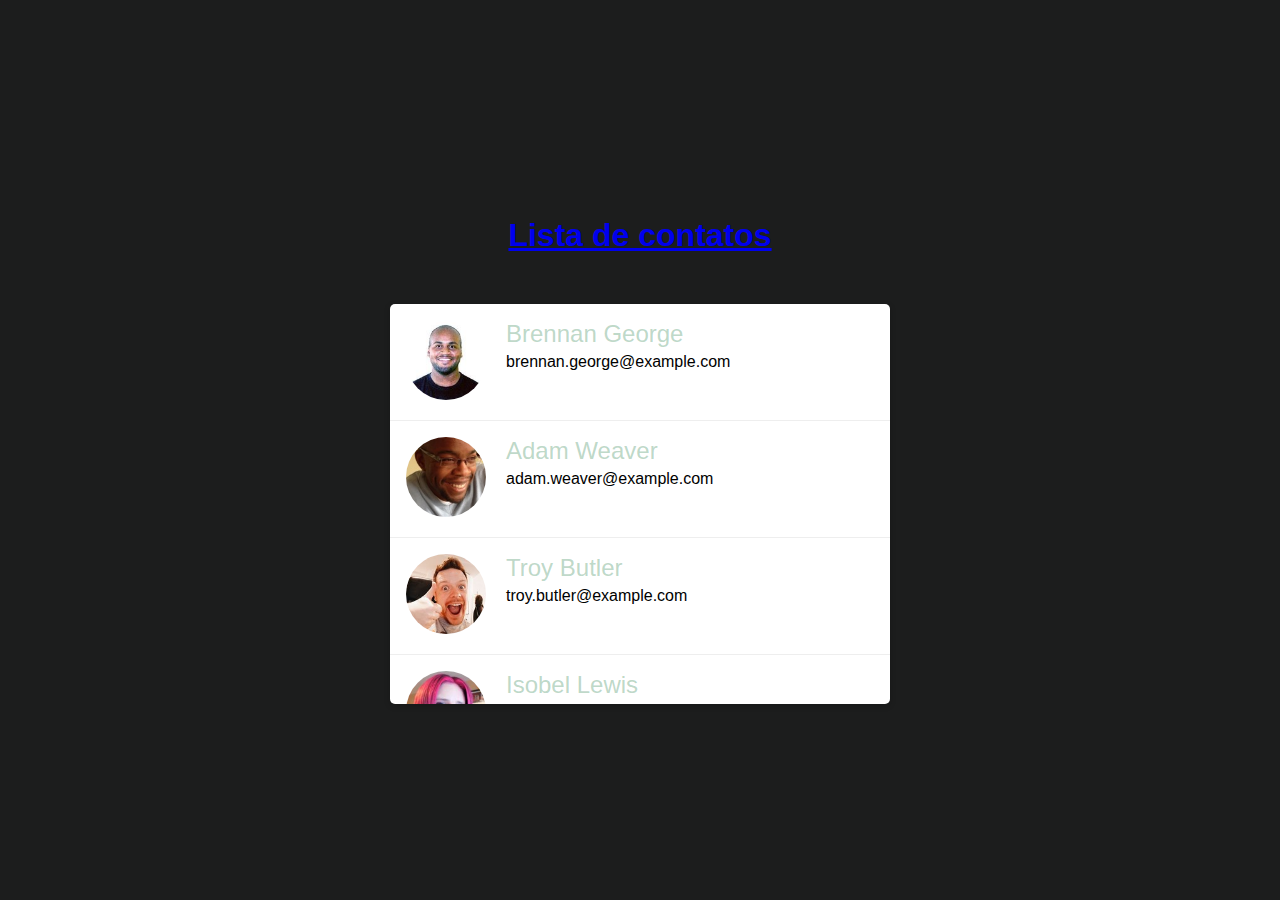
<file: index.html>
<!DOCTYPE html>
<html lang="pt-br">
<!-- todas as fotos e email's retirados de: https://randomuser.me -->
<head>
    <meta charset="UTF-8">
    <meta http-equiv="X-UA-Compatible" content="IE=edge">
    <meta name="viewport" content="width=device-width, initial-scale=1.0">
    <title>Document</title>
    <link rel="stylesheet" href="index.css">

</head>

<body>
    <h1 class="main-title"><a href="pagina2.html">Lista de contatos</a></h1>

    <div class="list-wrapper">

        <ul class="lista">
            <li class="list-item">
                <div class="list-item__imagem">
                    <img src="imagens/1.jpg" alt="Brennan George">
                </div>

                <div class="list-item__content">
                    <p class="list-item__name">
                        Brennan George
                    </p>
                    <p class="list-item__email">brennan.george@example.com</p>
                </div>
                <div class="list-item__action">
                    <a href="#"> <img src="imagens/delete.png" alt="delete"></a>
                    <a href="#"> <img src="imagens/edit.png" alt="editar"></a> 
                </div>
            </li>
            <li class="list-item">
                <div class="list-item__imagem">
                    <img src="imagens/2.jpg" alt="Adam Weaver">
                </div>

                <div class="list-item__content">
                    <p class="list-item__name">
                        Adam Weaver
                    </p>
                    <p class="list-item__email">adam.weaver@example.com</p>
                </div>
                <div class="list-item__action">
                    <a href="#"> <img src="imagens/delete.png" alt="delete"></a>
                    <a href="#"> <img src="imagens/edit.png" alt="editar"></a> 
                </div>
            </li>
            <li class="list-item">
                <div class="list-item__imagem">
                    <img src="imagens/3.jpg" alt="Troy Butler">
                </div>

                <div class="list-item__content">
                    <p class="list-item__name">
                        Troy Butler
                    </p>
                    <p class="list-item__email">troy.butler@example.com</p>
                </div>
                <div class="list-item__action">
                    <a href="#"> <img src="imagens/delete.png" alt="delete"></a>
                    <a href="#"> <img src="imagens/edit.png" alt="editar"></a> 
                </div>
            </li>
            <li class="list-item">
                <div class="list-item__imagem">
                    <img src="imagens/4.jpg" alt="Isobel Lewis">
                </div>

                <div class="list-item__content">
                    <p class="list-item__name">
                        Isobel Lewis
                    </p>
                    <p class="list-item__email">isobel.lewis@example.com</p>
                </div>
                <div class="list-item__action">
                    <a href="#"> <img src="imagens/delete.png" alt="delete"></a>
                    <a href="#"> <img src="imagens/edit.png" alt="editar"></a> 
                </div>
            </li>
            <li class="list-item">
                <div class="list-item__imagem">
                    <img src="imagens/5.jpg" alt="Lisa Garcia">
                </div>

                <div class="list-item__content">
                    <p class="list-item__name">
                        Lisa Garcia
                    </p>
                    <p class="list-item__email">lisa.garcia@example.com</p>
                </div>
                <div class="list-item__action">
                    <a href="#"> <img src="imagens/delete.png" alt="delete"></a>
                    <a href="#"> <img src="imagens/edit.png" alt="editar"></a> 
                </div>
            </li>
            <li class="list-item">
                <div class="list-item__imagem">
                    <img src="imagens/6.jpg" alt="Carolyn Silva">
                </div>

                <div class="list-item__content">
                    <p class="list-item__name">
                        Carolyn Silva
                    </p>
                    <p class="list-item__email">carolyn.silva@example.com</p>
                </div>
                <div class="list-item__action">
                    <a href="#"> <img src="imagens/delete.png" alt="delete"></a>
                    <a href="#"> <img src="imagens/edit.png" alt="editar"></a> 
                </div>
            </li>
            <li class="list-item">
                <div class="list-item__imagem">
                    <img src="imagens/20.jpg" alt="Margie Thompson">
                </div>

                <div class="list-item__content">
                    <p class="list-item__name">
                        Margie Thompson
                    </p>
                    <p class="list-item__email">margie.thompson@example.com</p>
                </div>
                <div class="list-item__action">
                    <a href="#"> <img src="imagens/delete.png" alt="delete"></a>
                    <a href="#"> <img src="imagens/edit.png" alt="editar"></a> 
                </div>
            </li>
        </ul>
    </div>
    

</body>

</html>
</file>
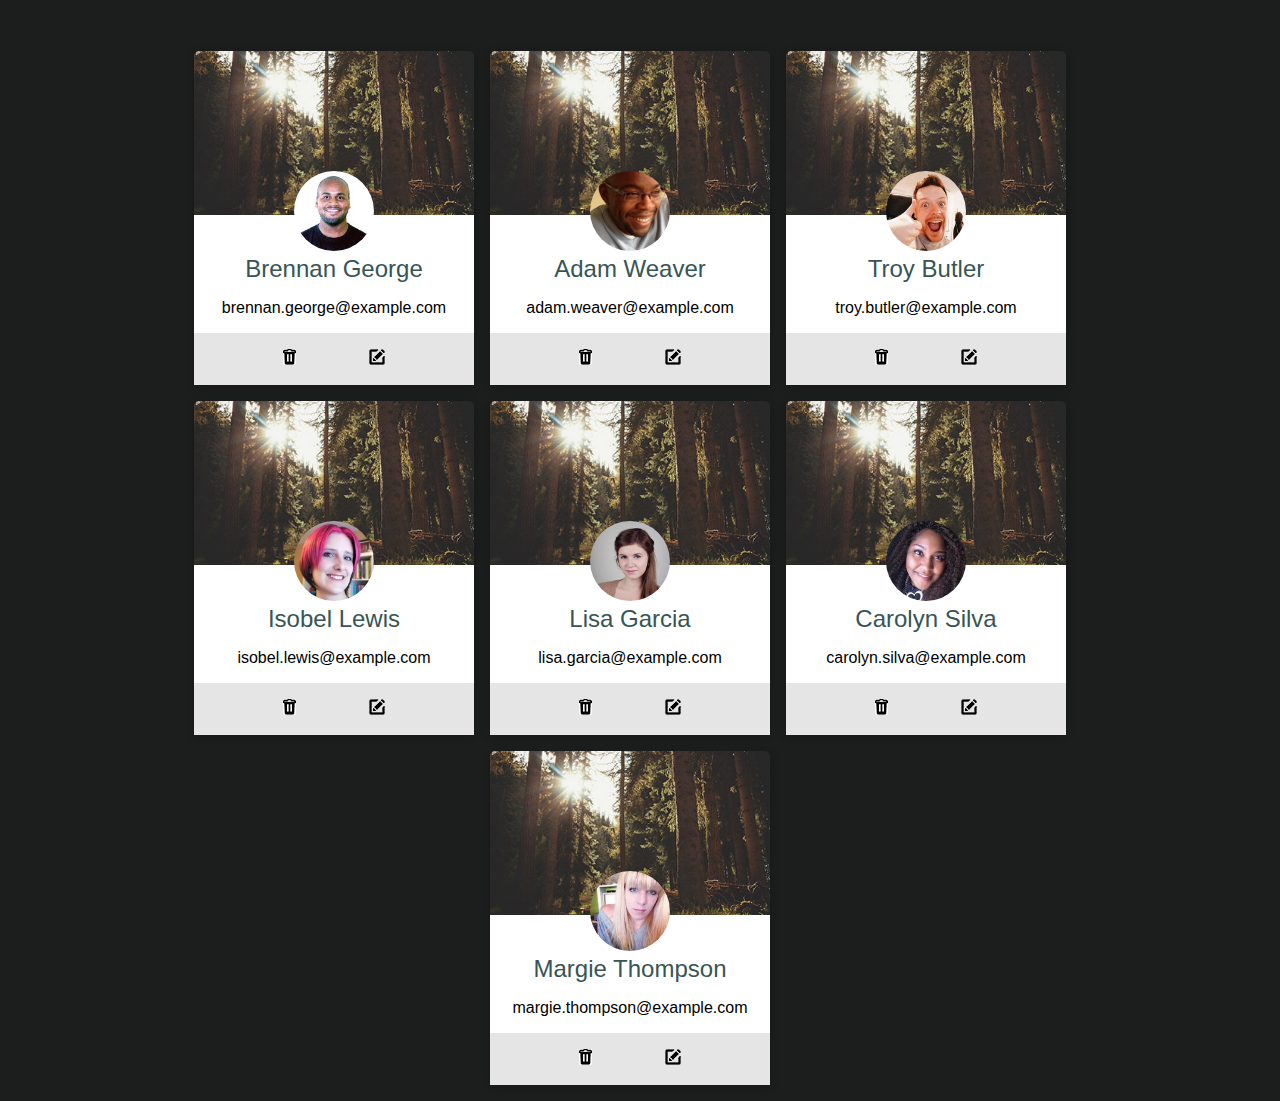
<file: pagina2.html>
<!DOCTYPE html>
<html lang="pt-br">
<!-- todas as fotos e email's retirados de: https://randomuser.me -->
<head>
    <meta charset="UTF-8">
    <meta http-equiv="X-UA-Compatible" content="IE=edge">
    <meta name="viewport" content="width=device-width, initial-scale=1.0">
    <title>Document</title>
    <link rel="stylesheet" href="pagina2.css">

</head>

<body>
    <h1 class="main-title">Lista de contatos</h1>

    <div class="list-wrapper">

        <ul class="lista">
            <li class="list-item">
                <div class="list-item__imagem">
                    <img src="imagens/1.jpg" alt="Brennan George">
                </div>

                <div class="list-item__content">
                    <p class="list-item__name">
                        Brennan George
                    </p>
                    <p class="list-item__email">brennan.george@example.com</p>
                </div>
                <div class="list-item__action">
                    <a href="#"> <img src="imagens/delete.png" alt="delete"></a>
                    <a href="#"> <img src="imagens/edit.png" alt="editar"></a> 
                </div>
            </li>
            <li class="list-item">
                <div class="list-item__imagem">
                    <img src="imagens/2.jpg" alt="Adam Weaver">
                </div>

                <div class="list-item__content">
                    <p class="list-item__name">
                        Adam Weaver
                    </p>
                    <p class="list-item__email">adam.weaver@example.com</p>
                </div>
                <div class="list-item__action">
                    <a href="#"> <img src="imagens/delete.png" alt="delete"></a>
                    <a href="#"> <img src="imagens/edit.png" alt="editar"></a> 
                </div>
            </li>
            <li class="list-item">
                <div class="list-item__imagem">
                    <img src="imagens/3.jpg" alt="Troy Butler">
                </div>

                <div class="list-item__content">
                    <p class="list-item__name">
                        Troy Butler
                    </p>
                    <p class="list-item__email">troy.butler@example.com</p>
                </div>
                <div class="list-item__action">
                    <a href="#"> <img src="imagens/delete.png" alt="delete"></a>
                    <a href="#"> <img src="imagens/edit.png" alt="editar"></a> 
                </div>
            </li>
            <li class="list-item">
                <div class="list-item__imagem">
                    <img src="imagens/4.jpg" alt="Isobel Lewis">
                </div>

                <div class="list-item__content">
                    <p class="list-item__name">
                        Isobel Lewis
                    </p>
                    <p class="list-item__email">isobel.lewis@example.com</p>
                </div>
                <div class="list-item__action">
                    <a href="#"> <img src="imagens/delete.png" alt="delete"></a>
                    <a href="#"> <img src="imagens/edit.png" alt="editar"></a> 
                </div>
            </li>
            <li class="list-item">
                <div class="list-item__imagem">
                    <img src="imagens/5.jpg" alt="Lisa Garcia">
                </div>

                <div class="list-item__content">
                    <p class="list-item__name">
                        Lisa Garcia
                    </p>
                    <p class="list-item__email">lisa.garcia@example.com</p>
                </div>
                <div class="list-item__action">
                    <a href="#"> <img src="imagens/delete.png" alt="delete"></a>
                    <a href="#"> <img src="imagens/edit.png" alt="editar"></a> 
                </div>
            </li>
            <li class="list-item">
                <div class="list-item__imagem">
                    <img src="imagens/6.jpg" alt="Carolyn Silva">
                </div>

                <div class="list-item__content">
                    <p class="list-item__name">
                        Carolyn Silva
                    </p>
                    <p class="list-item__email">carolyn.silva@example.com</p>
                </div>
                <div class="list-item__action">
                    <a href="#"> <img src="imagens/delete.png" alt="delete"></a>
                    <a href="#"> <img src="imagens/edit.png" alt="editar"></a> 
                </div>
            </li>
            <li class="list-item">
                <div class="list-item__imagem">
                    <img src="imagens/20.jpg" alt="Margie Thompson">
                </div>

                <div class="list-item__content">
                    <p class="list-item__name">
                        Margie Thompson
                    </p>
                    <p class="list-item__email">margie.thompson@example.com</p>
                </div>
                <div class="list-item__action">
                    <a href="#"> <img src="imagens/delete.png" alt="delete"></a>
                    <a href="#"> <img src="imagens/edit.png" alt="editar"></a> 
                </div>
            </li>
        </ul>
    </div>
    

</body>

</html>
</file>
<file: index.css>
/* centralizando os elementos  */
html, body{
    height: 100%;
}
body {
    background-color: rgb(28, 29, 29);
    margin: 0;
    padding: 0;
    font-family: 'Lucida Sans', 'Lucida Sans Regular', 'Lucida Grande', 'Lucida Sans Unicode', Geneva, Verdana, sans-serif;

    /* alinhado os elementos do flex container em coluna */
    display: flex;
    justify-content:center;
    align-items: center;
    flex-direction: column;
}
.main-title {
    color: #385555;
    text-align: center;
    margin-bottom: 50px;
}
.container{
    display: flex;
    border: 3px solid black;
    width: 400px;
    height: 300px;
    margin: auto;
}
/* colocando um bg no fundo do menu  */
.list-wrapper{
    background-color: white;
    width: 90%;
    max-width: 500px;
    max-height: 400px;
    overflow-y: auto;
    border-radius: 5px;
    /* sem deslocamento horizontal, 2px na vertical e "fumaça" de 6px */
    box-shadow: 0 2px 6px rgba(0, 0, 0, .2);
}
.lista{
    list-style-type: none;
    padding: 0px;
    margin: 0;
}
.list-item{
    display: flex;
    border-bottom: 1px solid #eee;
    padding: 16px;
}
.list-item__imagem img{
    width: 80px;
    border-radius: 50%;

}
.list-item__content{
    padding: 0 20px;
    /* todo o espaço que sobrar vai pra o container do "conteúdo" */
    flex-grow: 1;
}
.list-item__name{
    font-size: 24px;
    color: #3855;
    margin: 0;
}
.list-item__email{
    margin: 5px 0 0;
}
.list-item:hover{
    background-color: #e8e8e8;
}
.list-item__action{
    display: flex;
    gap: 16px;
    align-items: center;
    opacity: 0;

}
.list-item:hover .list-item__action{
    opacity: 0.3;
}
</file>
<file: pagina2.css>
/* centralizando os elementos  */
html, body{
    height: 100%;
}
body {
    background-color: rgb(28, 29, 29);
    margin: 0;
    padding: 64px;
    font-family: 'Lucida Sans', 'Lucida Sans Regular', 'Lucida Grande', 'Lucida Sans Unicode', Geneva, Verdana, sans-serif;

    /* alinhado os elementos do flex container em coluna */
    display: flex;
    justify-content:center;
    align-items: center;
    flex-direction: column;
}
.main-title {
    color: #385555;
    text-align: center;
    margin-bottom: 50px;
}
.lista{
    display: flex;
    flex-wrap: wrap;
    justify-content: center;
    gap: 16px;
    list-style-type: none;
    width: 90%;
    max-width: 960px;
}

.list-item{
    flex-basis: 280px;
    background-color: white;
    border-radius: 5px;
    text-align: center;
    box-shadow: 0 2px 8px rgba(0, 0, 0, .2);
    background-image: url(imagens/thumb02.jpg);
    background-size: 100%;
    background-repeat: no-repeat;
} 
.list-item__imagem img {
    border-radius: 50%;
    width: 80px;
    margin-top: 120px;
}
.list-item__name{
    margin: 0;
    font-size: 24px;
    color:#385555;
}
.list-item__action{
    display: flex;
    padding: 16px;
    background-color: #e5e5e5;
    justify-content: space-evenly;
}
</file>
